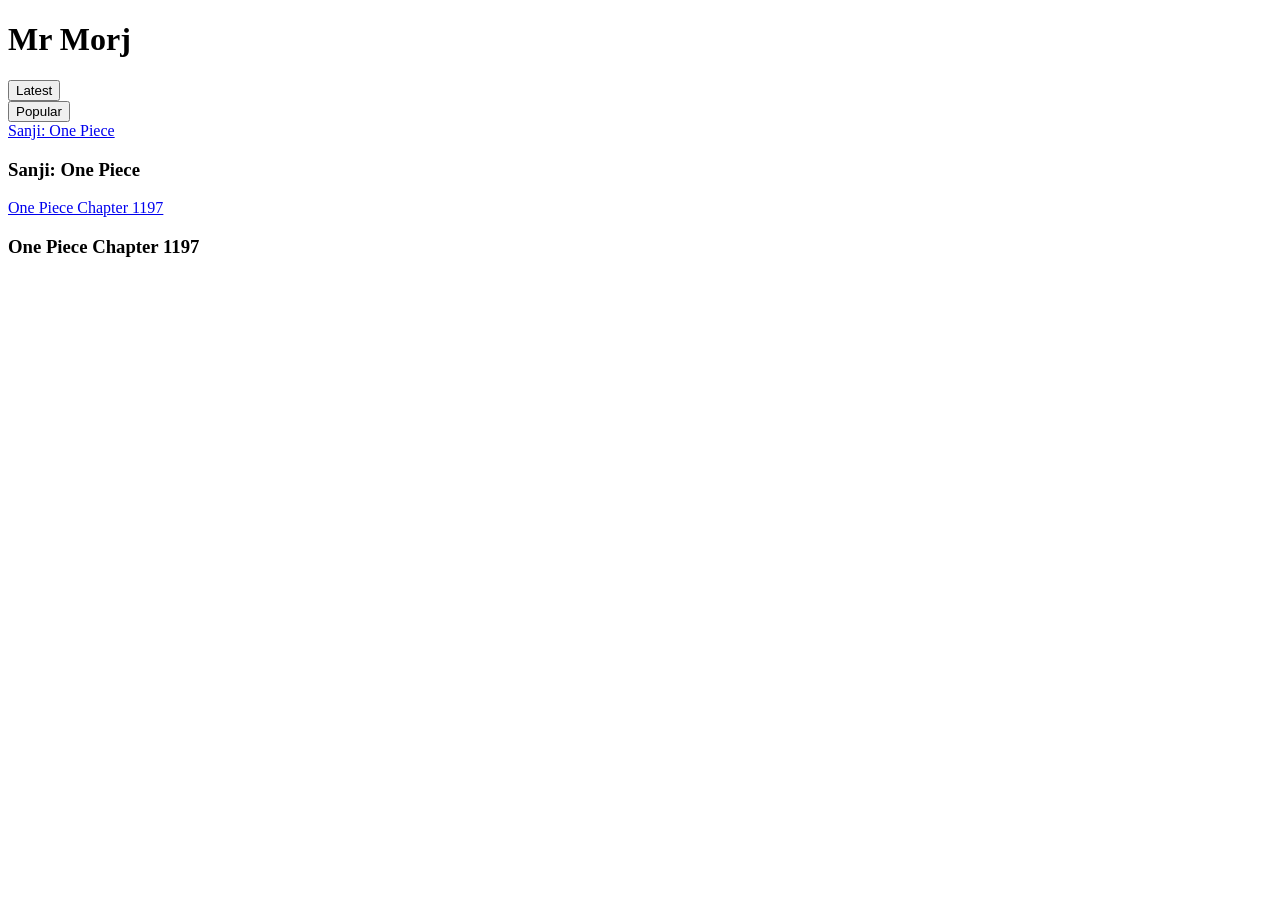
<file: tests/mock-server/@MrMorj/videos/index.html>
<!doctype html><html><head><meta charset="utf-8"><title>Mr Morj - Videos</title><link rel="canonical" href="https://www.youtube.com/channel/UCvohL2eaDa7TAImOJaYl5dQ"></head><body>
<h1>Mr Morj</h1>
<ytd-rich-grid-renderer style="display:none"><div id="header"><chip-bar-view-model><div role="tablist"></div></chip-bar-view-model></div><div id="contents"><ytd-rich-item-renderer><a href="/watch?v=hidden1">Hidden Video</a></ytd-rich-item-renderer></div></ytd-rich-grid-renderer>
<ytd-rich-grid-renderer><div id="header"><chip-bar-view-model><div role="tablist"><div role="presentation"><button class="ytChipShapeButtonReset" role="tab" aria-label="Latest" aria-selected="true"><div class="ytChipShapeChip ytChipShapeActive"><div class="ytChipShapeText">Latest</div></div></button></div><div role="presentation"><button class="ytChipShapeButtonReset" role="tab" aria-label="Popular" aria-selected="false"><div class="ytChipShapeChip ytChipShapeInactive"><div class="ytChipShapeText">Popular</div></div></button></div></div></chip-bar-view-model></div>
<div id="contents">
<ytd-rich-item-renderer><a href="/watch?v=abc123">Sanji: One Piece</a><h3>Sanji: One Piece</h3></ytd-rich-item-renderer>
<ytd-rich-item-renderer><a href="/watch?v=def456">One Piece Chapter 1197</a><h3>One Piece Chapter 1197</h3></ytd-rich-item-renderer>
</div></ytd-rich-grid-renderer>
<div id="contents"></div><div id="contents"></div><div id="contents"></div>
</body></html>
</file>
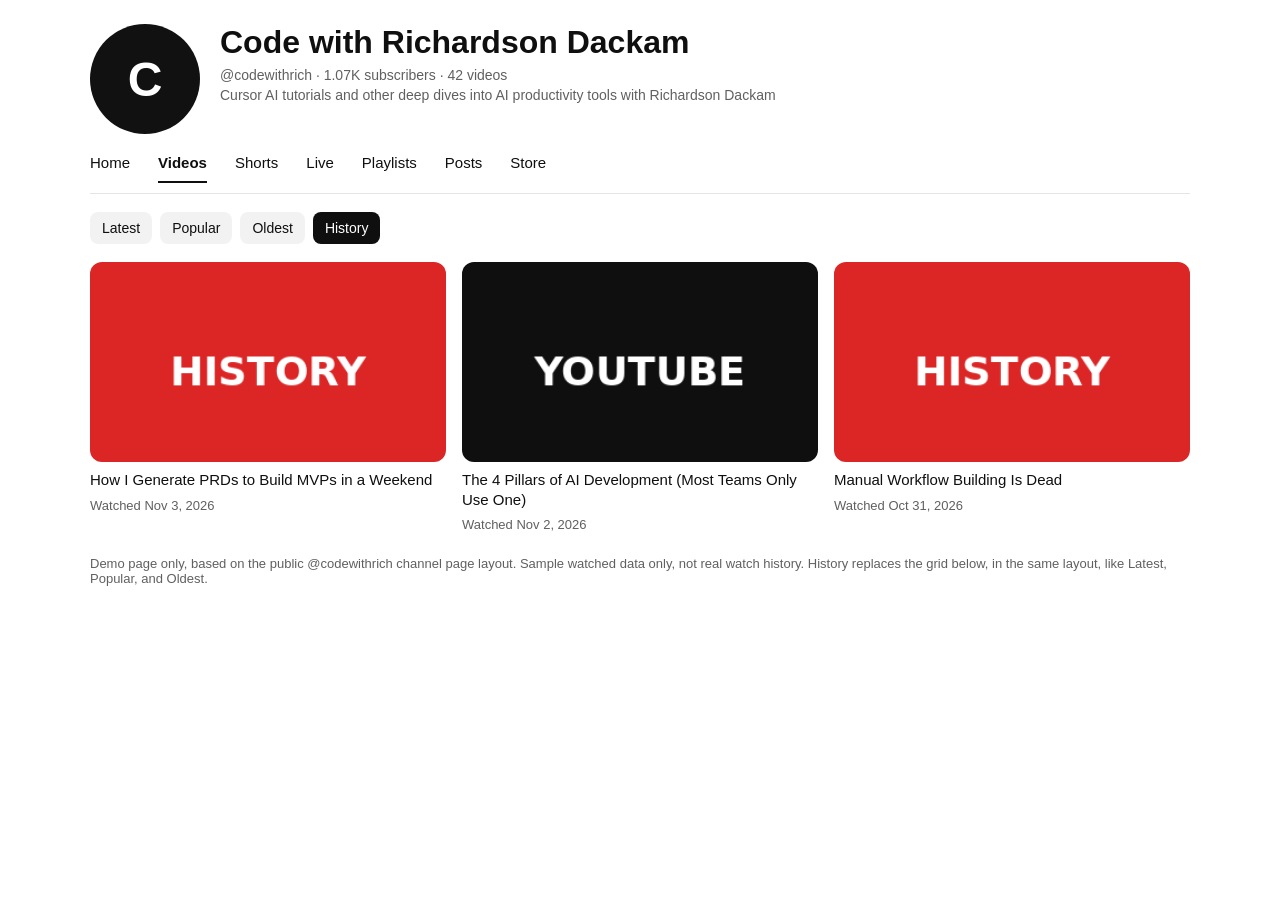
<file: demo/channel-mock.html>
<!doctype html>
<html>
<head>
<meta charset="utf-8">
<title>Code with Richardson Dackam - Videos, demo</title>
<link rel="stylesheet" href="../src/content.css">
<style>
body { font-family: Roboto, Arial, sans-serif; margin: 0 auto; max-width: 1100px; padding: 24px; color: #0f0f0f; }
.header { display: flex; gap: 20px; align-items: flex-start; margin-bottom: 20px; }
.avatar { width: 110px; height: 110px; border-radius: 50%; background: #111; color: #fff; display: flex; align-items: center; justify-content: center; font-size: 48px; font-weight: 700; flex-shrink: 0; }
.header h1 { font-size: 32px; margin: 0 0 6px 0; }
.header p { margin: 4px 0; color: #606060; font-size: 14px; }
.tabs { display: flex; gap: 28px; font-size: 15px; border-bottom: 1px solid #e5e5e5; padding-bottom: 10px; }
.tabs b { border-bottom: 2px solid #0f0f0f; padding-bottom: 10px; }
chip-bar-view-model { display: block; margin: 18px 0; }
.ytChipBarViewModelChipBarScrollContainer [role="tablist"], [role="tablist"] { display: flex; gap: 8px; flex-wrap: wrap; }
.note { font-size: 13px; color: #606060; margin-top: 24px; }
</style>
</head>
<body>
<div class="header">
<div class="avatar">C</div>
<div>
<h1>Code with Richardson Dackam</h1>
<p>@codewithrich &middot; 1.07K subscribers &middot; 42 videos</p>
<p>Cursor AI tutorials and other deep dives into AI productivity tools with Richardson Dackam</p>
</div>
</div>
<div class="tabs"><span>Home</span><b>Videos</b><span>Shorts</span><span>Live</span><span>Playlists</span><span>Posts</span><span>Store</span></div>
<ytd-rich-grid-renderer>
<div id="header">
<chip-bar-view-model><div role="tablist" class="ytChipBarViewModelChipBarScrollContainer">
<div role="presentation" class="ytChipBarViewModelChipWrapper"><chip-view-model><chip-shape><button class="ytChipShapeButtonReset" role="tab" aria-label="Latest" aria-selected="true"><div class="ytChipShapeChip ytChipShapeActive ytChipShapeOnlyTextPadding"><div class="ytChipShapeText">Latest</div></div></button></chip-shape></chip-view-model></div>
<div role="presentation" class="ytChipBarViewModelChipWrapper"><chip-view-model><chip-shape><button class="ytChipShapeButtonReset" role="tab" aria-label="Popular" aria-selected="false"><div class="ytChipShapeChip ytChipShapeInactive ytChipShapeOnlyTextPadding"><div class="ytChipShapeText">Popular</div></div></button></chip-shape></chip-view-model></div>
<div role="presentation" class="ytChipBarViewModelChipWrapper"><chip-view-model><chip-shape><button class="ytChipShapeButtonReset" role="tab" aria-label="Oldest" aria-selected="false"><div class="ytChipShapeChip ytChipShapeInactive ytChipShapeOnlyTextPadding"><div class="ytChipShapeText">Oldest</div></div></button></chip-shape></chip-view-model></div>
</div></chip-bar-view-model>
</div>
<div id="contents">
<div class="ytch-grid" id="original-grid">
<a class="ytch-grid-item" href="https://www.youtube.com/@codewithrich"><img class="ytch-grid-thumb" src="thumb1.png" alt=""><span class="ytch-grid-title">How I Generate PRDs to Build MVPs in a Weekend</span><span class="ytch-grid-meta">666 views &middot; 1y ago</span></a>
<a class="ytch-grid-item" href="https://www.youtube.com/@codewithrich"><img class="ytch-grid-thumb" src="thumb2.png" alt=""><span class="ytch-grid-title">The 4 Pillars of AI Development (Most Teams Only Use One)</span><span class="ytch-grid-meta">683 views &middot; 1y ago</span></a>
<a class="ytch-grid-item" href="https://www.youtube.com/@codewithrich"><img class="ytch-grid-thumb" src="thumb1.png" alt=""><span class="ytch-grid-title">Manual Workflow Building Is Dead</span><span class="ytch-grid-meta">396 views &middot; 1y ago</span></a>
</div>
</div>
</ytd-rich-grid-renderer>
<p class="note">Demo page only, based on the public @codewithrich channel page layout. Sample watched data only, not real watch history. History replaces the grid below, in the same layout, like Latest, Popular, and Oldest.</p>
<script src="../src/shared.js"></script>
<script>
var watches = [
  { videoId: "rich1", title: "How I Generate PRDs to Build MVPs in a Weekend", url: "https://www.youtube.com/watch?v=rich1", channelHandle: "codewithrich", watchedAt: new Date("2026-11-03T12:00:00Z").getTime(), thumbnail: "thumb1.png" },
  { videoId: "rich2", title: "The 4 Pillars of AI Development (Most Teams Only Use One)", url: "https://www.youtube.com/watch?v=rich2", channelHandle: "codewithrich", watchedAt: new Date("2026-11-02T12:00:00Z").getTime(), thumbnail: "thumb2.png" },
  { videoId: "rich3", title: "Manual Workflow Building Is Dead", url: "https://www.youtube.com/watch?v=rich3", channelHandle: "codewithrich", watchedAt: new Date("2026-10-31T12:00:00Z").getTime(), thumbnail: "thumb1.png" },
  { videoId: "other1", title: "Not this channel", url: "https://www.youtube.com/watch?v=other1", channelHandle: "OtherChannel", watchedAt: Date.now(), thumbnail: "thumb1.png" }
];
var filtered = filterByChannel(watches, { handle: "codewithrich" });
var contents = document.getElementById("contents");
var original = contents.innerHTML;
var historyActive = false;
var savedChip = null;
function setChip(btn, active) {
  btn.setAttribute("aria-selected", active ? "true" : "false");
  var inner = btn.querySelector(".ytChipShapeChip");
  if (inner) { inner.classList.toggle("ytChipShapeActive", active); inner.classList.toggle("ytChipShapeInactive", !active); }
}
function sortButtons() {
  return Array.from(document.querySelectorAll('button[aria-label="Latest"], button[aria-label="Popular"], button[aria-label="Oldest"]'));
}
sortButtons().forEach(function (b) {
  b.addEventListener("click", function () {
    if (!historyActive) return;
    historyActive = false;
    contents.innerHTML = original;
    setChip(document.getElementById("ytch-history-button"), false);
  }, true);
});
var wrapper = document.createElement("div");
wrapper.setAttribute("role", "presentation");
wrapper.className = "ytChipBarViewModelChipWrapper";
var button = document.createElement("button");
button.id = "ytch-history-button";
button.type = "button";
button.className = "ytChipShapeButtonReset";
button.setAttribute("role", "tab");
button.setAttribute("aria-label", "History");
button.setAttribute("aria-selected", "false");
button.innerHTML = '<div class="ytChipShapeChip ytChipShapeInactive ytChipShapeOnlyTextPadding"><div class="ytChipShapeText">History</div></div>';
wrapper.appendChild(button);
document.querySelector('[role="tablist"]').appendChild(wrapper);
button.addEventListener("click", function () {
  if (historyActive) {
    historyActive = false;
    contents.innerHTML = original;
    setChip(button, false);
    if (savedChip) setChip(savedChip, true);
    return;
  }
  savedChip = sortButtons().find(function (b) { return b.getAttribute("aria-selected") === "true"; });
  historyActive = true;
  setChip(button, true);
  sortButtons().forEach(function (b) { setChip(b, false); });
  contents.innerHTML = renderWatchGridHtml(filtered);
});
button.click();
</script>
</body>
</html>
</file>
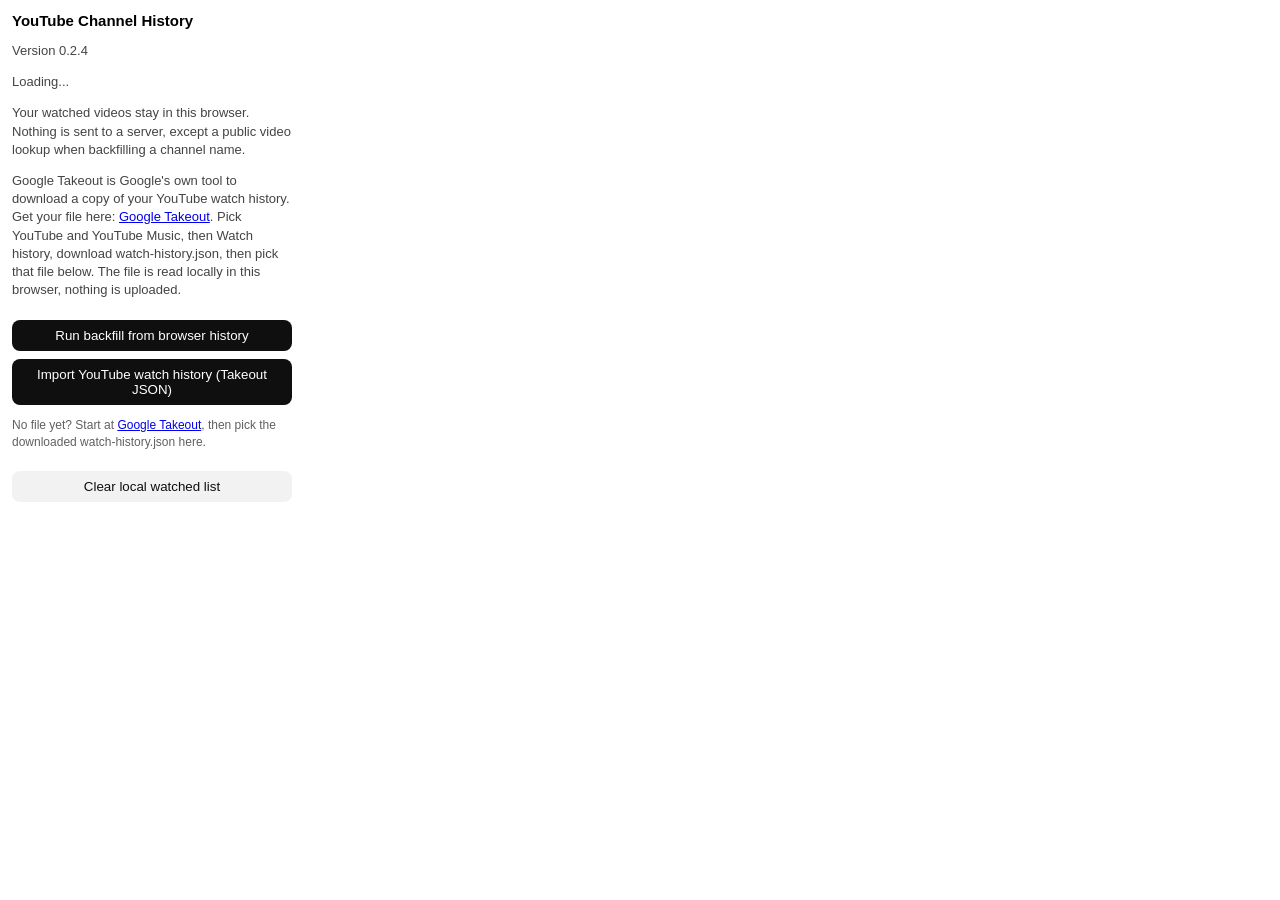
<file: src/popup.html>
<!doctype html>
<html>
<head>
<meta charset="utf-8">
<style>
body { width: 280px; font-family: Arial, sans-serif; padding: 12px; margin: 0; }
h1 { font-size: 15px; margin: 0 0 8px 0; }
p { font-size: 13px; color: #444; line-height: 1.4; }
button { width: 100%; padding: 8px; margin-top: 8px; border: 0; border-radius: 8px; background: #0f0f0f; color: #fff; cursor: pointer; }
button.secondary { background: #f2f2f2; color: #0f0f0f; }
#status { font-size: 12px; color: #606060; margin-top: 8px; }
</style>
</head>
<body>
<h1>YouTube Channel History</h1>
<p id="version">Version 0.2.4</p>
<p id="count">Loading...</p>
<p>Your watched videos stay in this browser. Nothing is sent to a server, except a public video lookup when backfilling a channel name.</p>
<p style="font-size:13px;color:#444;line-height:1.4">Google Takeout is Google's own tool to download a copy of your YouTube watch history. Get your file here: <a href="https://takeout.google.com/?pli=1" target="_blank" rel="noopener">Google Takeout</a>. Pick YouTube and YouTube Music, then Watch history, download watch-history.json, then pick that file below. The file is read locally in this browser, nothing is uploaded.</p>
<button id="backfill" type="button">Run backfill from browser history</button>
<button id="import-takeout" type="button">Import YouTube watch history (Takeout JSON)</button>
<input id="takeout-file" type="file" accept=".json,application/json" style="display:none">
<p id="import-help" style="font-size:12px;color:#606060">No file yet? Start at <a href="https://takeout.google.com/?pli=1" target="_blank" rel="noopener">Google Takeout</a>, then pick the downloaded watch-history.json here.</p>
<button id="clear" class="secondary" type="button">Clear local watched list</button>
<div id="status"></div>
<script src="shared.js"></script>
<script src="popup.js"></script>
</body>
</html>
</file>
<file: src/content.css>
/* History chip: use YouTube's own chip structure on a real page, so the
   chip sits in the same row and at the same size as Latest, Popular, Oldest.
   YouTube's own CSS styles .ytChipShapeChip; the rules below only fill the
   gaps when that CSS is not present, and never override YouTube's sizing. */
.ytChipShapeButtonReset {
  background: transparent;
  border: 0;
  padding: 0;
  margin: 0;
  cursor: pointer;
  font: inherit;
}
/* Chip bar row, for pages and mocks without YouTube's stylesheet.
   On a real page YouTube already lays this out as a row; this only
   stops the wrappers stacking vertically when that CSS is absent. */
chip-bar-view-model [role="tablist"] {
  display: flex;
  gap: 8px;
  flex-wrap: wrap;
  align-items: center;
}
#ytch-history-button {
  background: transparent;
  border: 0;
  padding: 0;
  margin: 0;
  cursor: pointer;
  font: inherit;
}
/* Fallback button, used only when no YouTube chip bar is found. */
#ytch-history-button:not(.ytChipShapeButtonReset) {
  display: inline-flex;
  align-items: center;
  padding: 8px 12px;
  margin: 4px;
  border-radius: 8px;
  background: #f2f2f2;
  color: #0f0f0f;
  font-size: 14px;
  font-weight: 500;
}
#ytch-history-button:not(.ytChipShapeButtonReset).ytch-active {
  background: #0f0f0f;
  color: #fff;
}
/* Chip shape, for pages and mocks without YouTube's stylesheet. */
.ytChipShapeChip {
  display: inline-flex;
  align-items: center;
  height: 32px;
  padding: 0 12px;
  border-radius: 8px;
  background: rgba(0, 0, 0, 0.05);
  color: #0f0f0f;
  font-family: Roboto, Arial, sans-serif;
}
.ytChipShapeChip.ytChipShapeActive {
  background: #0f0f0f;
  color: #fff;
}
.ytChipShapeText {
  font-size: 14px;
  font-weight: 500;
  white-space: nowrap;
}
/* History grid: same item layout as a channel grid, thumbnail on top,
   title under it, watched date where views and age sit on a normal item. */
.ytch-grid {
  display: grid;
  grid-template-columns: repeat(3, 1fr);
  gap: 16px;
  width: 100%;
  font-family: Roboto, Arial, sans-serif;
}
@media (max-width: 1100px) {
  .ytch-grid { grid-template-columns: repeat(2, 1fr); }
}
@media (max-width: 700px) {
  .ytch-grid { grid-template-columns: 1fr; }
}
.ytch-grid-item {
  display: flex;
  flex-direction: column;
  gap: 8px;
  text-decoration: none;
  color: #0f0f0f;
  min-width: 0;
}
.ytch-grid-thumb {
  width: 100%;
  aspect-ratio: 16 / 9;
  object-fit: cover;
  border-radius: 12px;
  background: #eee;
}
.ytch-grid-title {
  font-size: 15px;
  font-weight: 500;
  line-height: 1.3;
  display: -webkit-box;
  -webkit-line-clamp: 2;
  -webkit-box-orient: vertical;
  overflow: hidden;
}
.ytch-grid-meta {
  font-size: 13px;
  color: #606060;
}
.ytch-empty {
  font-size: 14px;
  color: #606060;
  padding: 12px 0;
  font-family: Roboto, Arial, sans-serif;
}
.ytch-grid-loading {
  font-size: 14px;
  color: #606060;
  padding: 12px 0;
  font-family: Roboto, Arial, sans-serif;
}
/* Old list rendering, kept for the popup and tests. */
.ytch-list {
  display: flex;
  flex-direction: column;
  gap: 12px;
}
.ytch-item {
  display: flex;
  gap: 12px;
  text-decoration: none;
  color: #0f0f0f;
}
.ytch-thumb {
  width: 168px;
  height: 94px;
  object-fit: cover;
  border-radius: 12px;
  background: #eee;
  flex-shrink: 0;
}
.ytch-meta {
  display: flex;
  flex-direction: column;
  gap: 4px;
}
.ytch-title {
  font-size: 15px;
  font-weight: 500;
  line-height: 1.3;
}
.ytch-date {
  font-size: 13px;
  color: #606060;
}
</file>
